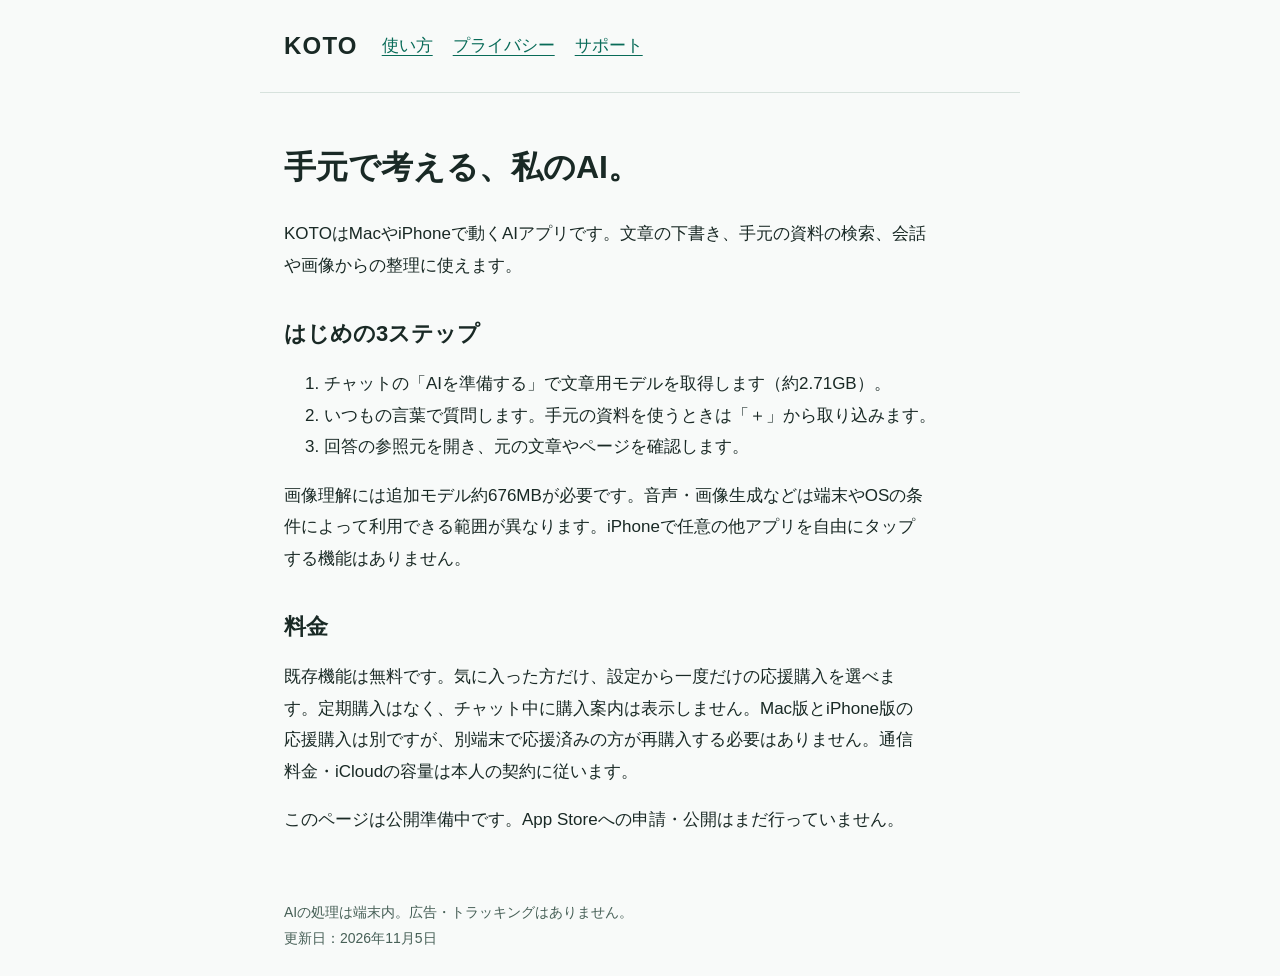
<file: index.html>
<!doctype html><html lang="ja"><head><meta charset="utf-8"><meta name="viewport" content="width=device-width,initial-scale=1"><meta name="color-scheme" content="light dark"><title>手元で考える、私のAI。 | KOTO</title><link rel="stylesheet" href="style.css"></head><body><header><strong>KOTO</strong><nav aria-label="サイト"><a href="index.html">使い方</a><a href="privacy.html">プライバシー</a><a href="support.html">サポート</a></nav></header><main><h1>手元で考える、私のAI。</h1><p>KOTOはMacやiPhoneで動くAIアプリです。文章の下書き、手元の資料の検索、会話や画像からの整理に使えます。</p><h2>はじめの3ステップ</h2><ol><li>チャットの「AIを準備する」で文章用モデルを取得します（約2.71GB）。</li><li>いつもの言葉で質問します。手元の資料を使うときは「＋」から取り込みます。</li><li>回答の参照元を開き、元の文章やページを確認します。</li></ol><p>画像理解には追加モデル約676MBが必要です。音声・画像生成などは端末やOSの条件によって利用できる範囲が異なります。iPhoneで任意の他アプリを自由にタップする機能はありません。</p><h2>料金</h2><p>既存機能は無料です。気に入った方だけ、設定から一度だけの応援購入を選べます。定期購入はなく、チャット中に購入案内は表示しません。Mac版とiPhone版の応援購入は別ですが、別端末で応援済みの方が再購入する必要はありません。通信料金・iCloudの容量は本人の契約に従います。</p><p>このページは公開準備中です。App Storeへの申請・公開はまだ行っていません。</p></main><footer>AIの処理は端末内。広告・トラッキングはありません。<br>更新日：2026年11月5日</footer></body></html>
</file>
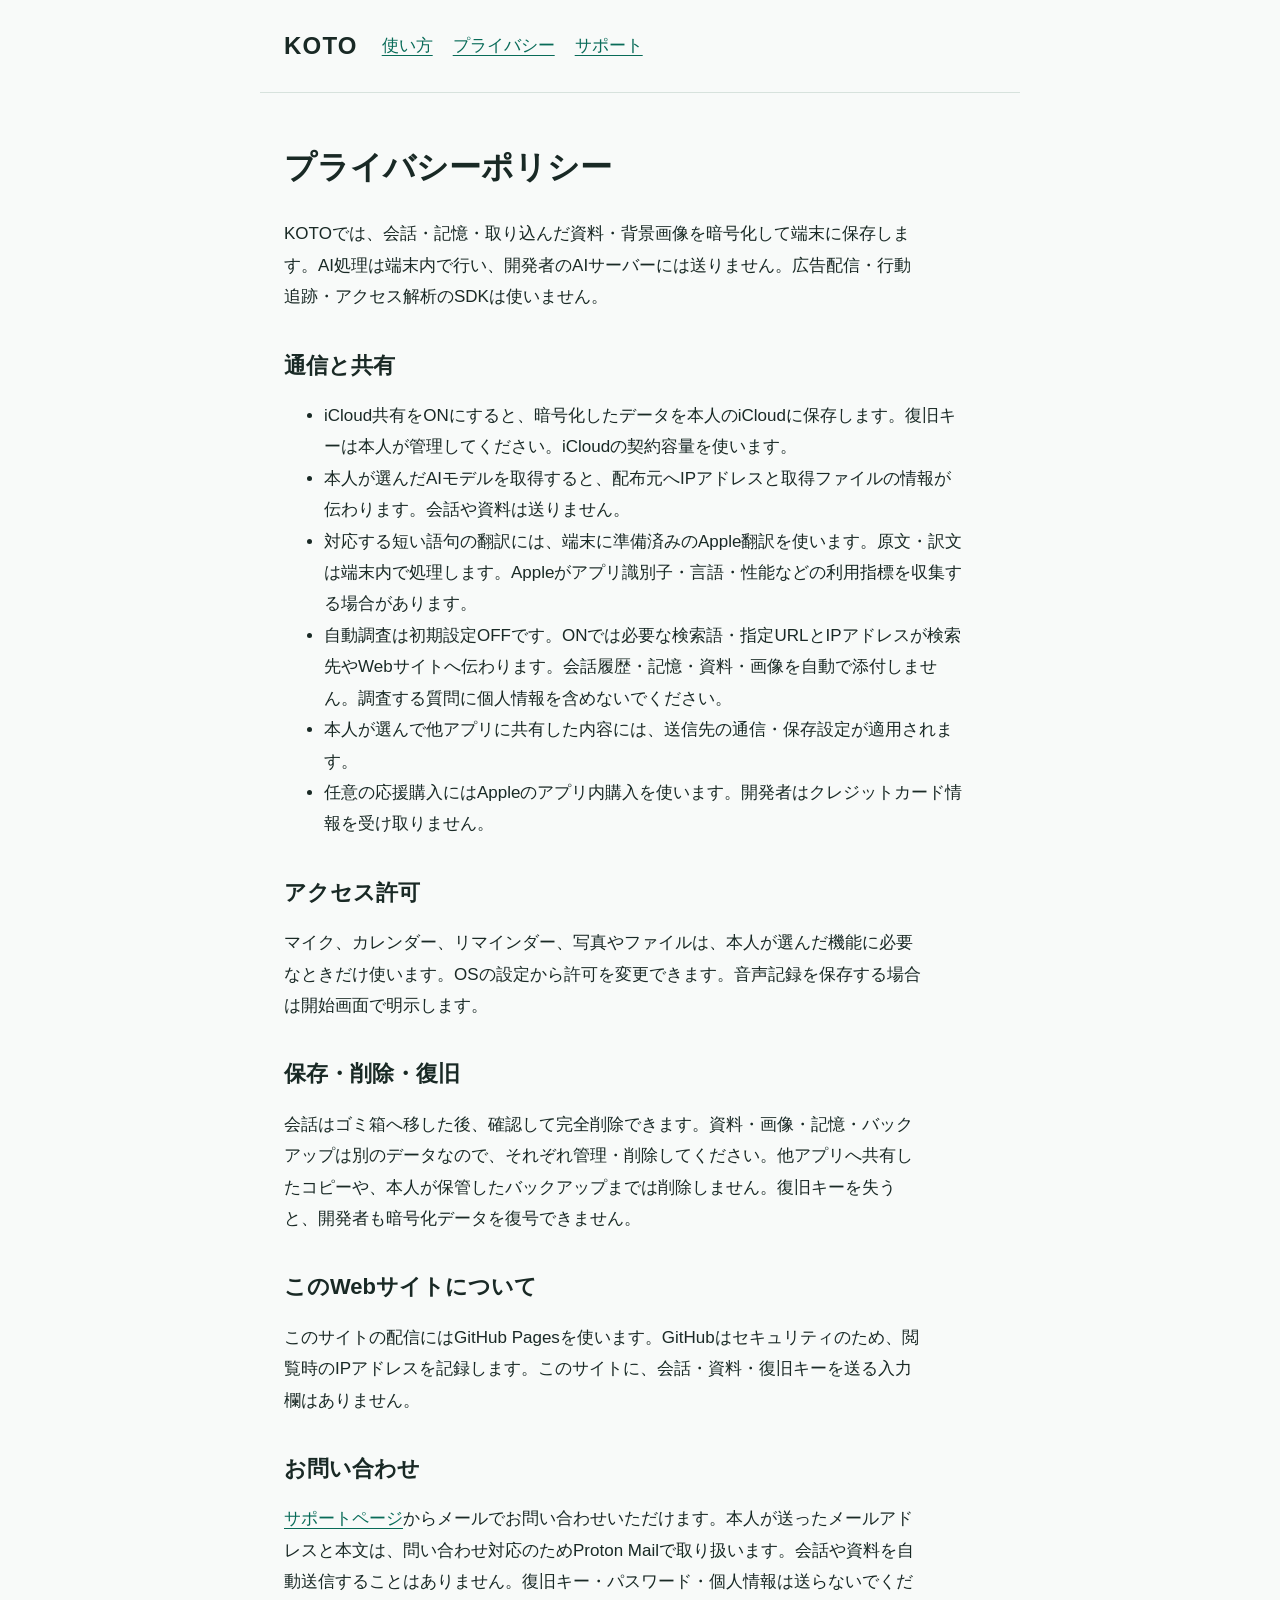
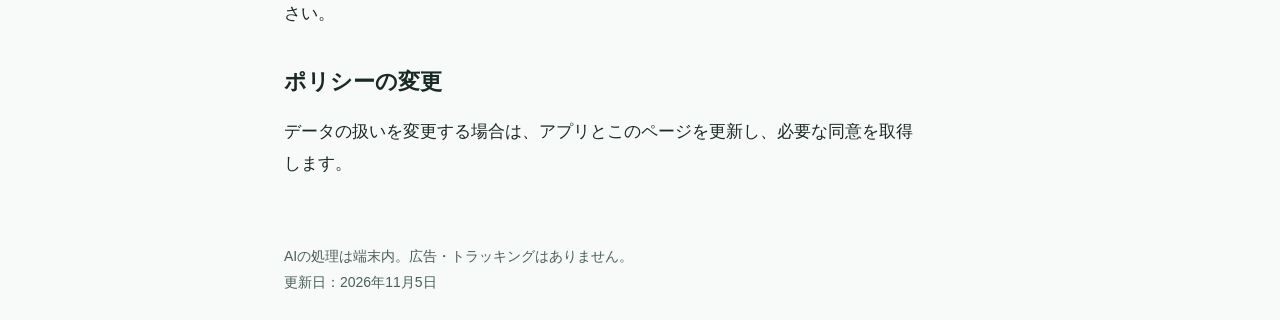
<file: privacy.html>
<!doctype html><html lang="ja"><head><meta charset="utf-8"><meta name="viewport" content="width=device-width,initial-scale=1"><meta name="color-scheme" content="light dark"><title>プライバシーポリシー | KOTO</title><link rel="stylesheet" href="style.css"></head><body><header><strong>KOTO</strong><nav aria-label="サイト"><a href="index.html">使い方</a><a href="privacy.html">プライバシー</a><a href="support.html">サポート</a></nav></header><main><h1>プライバシーポリシー</h1><p>KOTOでは、会話・記憶・取り込んだ資料・背景画像を暗号化して端末に保存します。AI処理は端末内で行い、開発者のAIサーバーには送りません。広告配信・行動追跡・アクセス解析のSDKは使いません。</p><h2>通信と共有</h2><ul><li>iCloud共有をONにすると、暗号化したデータを本人のiCloudに保存します。復旧キーは本人が管理してください。iCloudの契約容量を使います。</li><li>本人が選んだAIモデルを取得すると、配布元へIPアドレスと取得ファイルの情報が伝わります。会話や資料は送りません。</li><li>対応する短い語句の翻訳には、端末に準備済みのApple翻訳を使います。原文・訳文は端末内で処理します。Appleがアプリ識別子・言語・性能などの利用指標を収集する場合があります。</li><li>自動調査は初期設定OFFです。ONでは必要な検索語・指定URLとIPアドレスが検索先やWebサイトへ伝わります。会話履歴・記憶・資料・画像を自動で添付しません。調査する質問に個人情報を含めないでください。</li><li>本人が選んで他アプリに共有した内容には、送信先の通信・保存設定が適用されます。</li><li>任意の応援購入にはAppleのアプリ内購入を使います。開発者はクレジットカード情報を受け取りません。</li></ul><h2>アクセス許可</h2><p>マイク、カレンダー、リマインダー、写真やファイルは、本人が選んだ機能に必要なときだけ使います。OSの設定から許可を変更できます。音声記録を保存する場合は開始画面で明示します。</p><h2>保存・削除・復旧</h2><p>会話はゴミ箱へ移した後、確認して完全削除できます。資料・画像・記憶・バックアップは別のデータなので、それぞれ管理・削除してください。他アプリへ共有したコピーや、本人が保管したバックアップまでは削除しません。復旧キーを失うと、開発者も暗号化データを復号できません。</p><h2>このWebサイトについて</h2><p>このサイトの配信にはGitHub Pagesを使います。GitHubはセキュリティのため、閲覧時のIPアドレスを記録します。このサイトに、会話・資料・復旧キーを送る入力欄はありません。</p><h2>お問い合わせ</h2><p><a href="support.html">サポートページ</a>からメールでお問い合わせいただけます。本人が送ったメールアドレスと本文は、問い合わせ対応のためProton Mailで取り扱います。会話や資料を自動送信することはありません。復旧キー・パスワード・個人情報は送らないでください。</p><h2>ポリシーの変更</h2><p>データの扱いを変更する場合は、アプリとこのページを更新し、必要な同意を取得します。</p></main><footer>AIの処理は端末内。広告・トラッキングはありません。<br>更新日：2026年11月5日</footer></body></html>
</file>
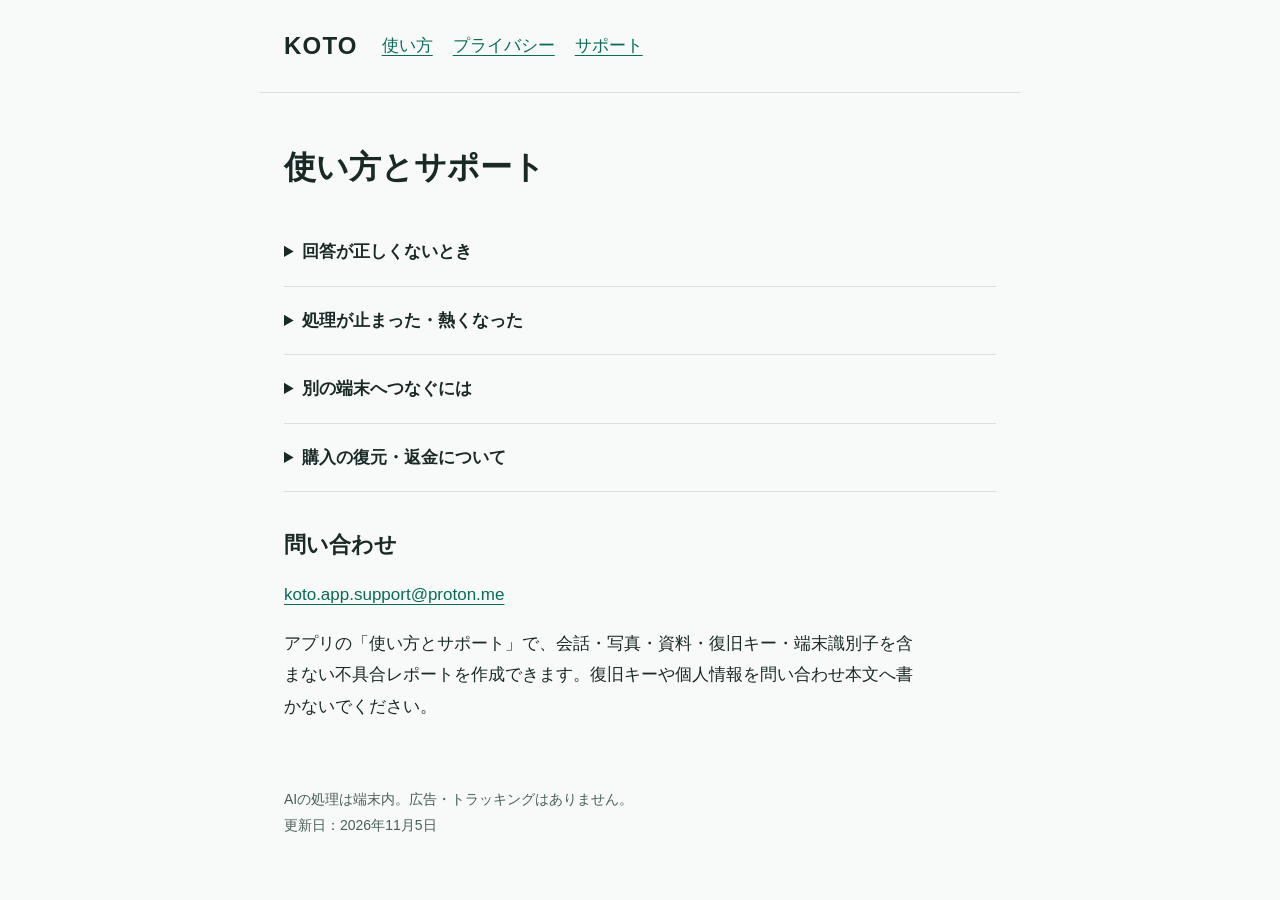
<file: support.html>
<!doctype html><html lang="ja"><head><meta charset="utf-8"><meta name="viewport" content="width=device-width,initial-scale=1"><meta name="color-scheme" content="light dark"><title>使い方とサポート | KOTO</title><link rel="stylesheet" href="style.css"></head><body><header><strong>KOTO</strong><nav aria-label="サイト"><a href="index.html">使い方</a><a href="privacy.html">プライバシー</a><a href="support.html">サポート</a></nav></header><main><h1>使い方とサポート</h1><details><summary>回答が正しくないとき</summary><p>AIには誤答があります。最新情報は自動調査をONにして、地域・日付・対象を明記し、出典を確認してください。手元の資料は「＋」で取り込めます。確認できない情報を事実として補うことはできません。</p></details><details><summary>処理が止まった・熱くなった</summary><p>熱いときは安全のため停止します。冷めてから再実行・再開を選んでください。長い処理は充電を避け、画像生成中はKOTOを手前に保ってください。</p></details><details><summary>別の端末へつなぐには</summary><p>設定の「iCloudとデータ」から同じ保管庫へ接続します。復旧キーを大切に保管してください。AIモデルとOSのアクセス許可は端末ごとに必要です。</p></details><details><summary>購入の復元・返金について</summary><p>「設定」→「KOTOを応援」→「購入を復元」を選んでください。購入したApple Accountを使います。返金はAppleの「問題を報告する」から申請できます。応援購入がなくても既存機能は使えます。</p><p><a href="https://reportaproblem.apple.com/">Appleに問題を報告する</a></p></details><h2>問い合わせ</h2><p><a href="mailto:koto.app.support@proton.me">koto.app.support@proton.me</a></p><p>アプリの「使い方とサポート」で、会話・写真・資料・復旧キー・端末識別子を含まない不具合レポートを作成できます。復旧キーや個人情報を問い合わせ本文へ書かないでください。</p></main><footer>AIの処理は端末内。広告・トラッキングはありません。<br>更新日：2026年11月5日</footer></body></html>
</file>
<file: style.css>
*{box-sizing:border-box}body{margin:0;background:#f8faf9;color:#192925;font:17px/1.85 -apple-system,BlinkMacSystemFont,'Hiragino Sans','Noto Sans JP',sans-serif}a{color:#086b58;text-underline-offset:4px}header,main,footer{max-width:760px;margin:auto;padding:24px}header{display:flex;align-items:center;gap:24px;border-bottom:1px solid #d7e2dd}header strong{font-size:24px;letter-spacing:.05em}nav{display:flex;gap:20px;flex-wrap:wrap}h1{font-size:32px;line-height:1.4;margin:28px 0}h2{font-size:22px;line-height:1.5;margin-top:36px}p,li{max-width:68ch}details{padding:18px 0;border-bottom:1px solid #d7e2dd}summary{cursor:pointer;font-weight:600}footer{font-size:14px;color:#476057}button,textarea{font:inherit}button{padding:12px 20px;cursor:pointer;background:#086b58;color:white;border:0;border-radius:8px}textarea{width:100%;min-height:200px;padding:14px;color:inherit;background:white;border:1px solid #738c82;border-radius:8px}a:focus-visible,button:focus-visible,summary:focus-visible{outline:3px solid #086b58;outline-offset:5px}@media(prefers-color-scheme:dark){body{background:#12201c;color:#e2ede7}a{color:#83d9bc}textarea{background:#192925}footer{color:#acc4b7}header,details{border-color:#3b5448}}@media(max-width:480px){header{display:block}nav{margin-top:12px}h1{font-size:26px}main{padding:20px}}
</file>
